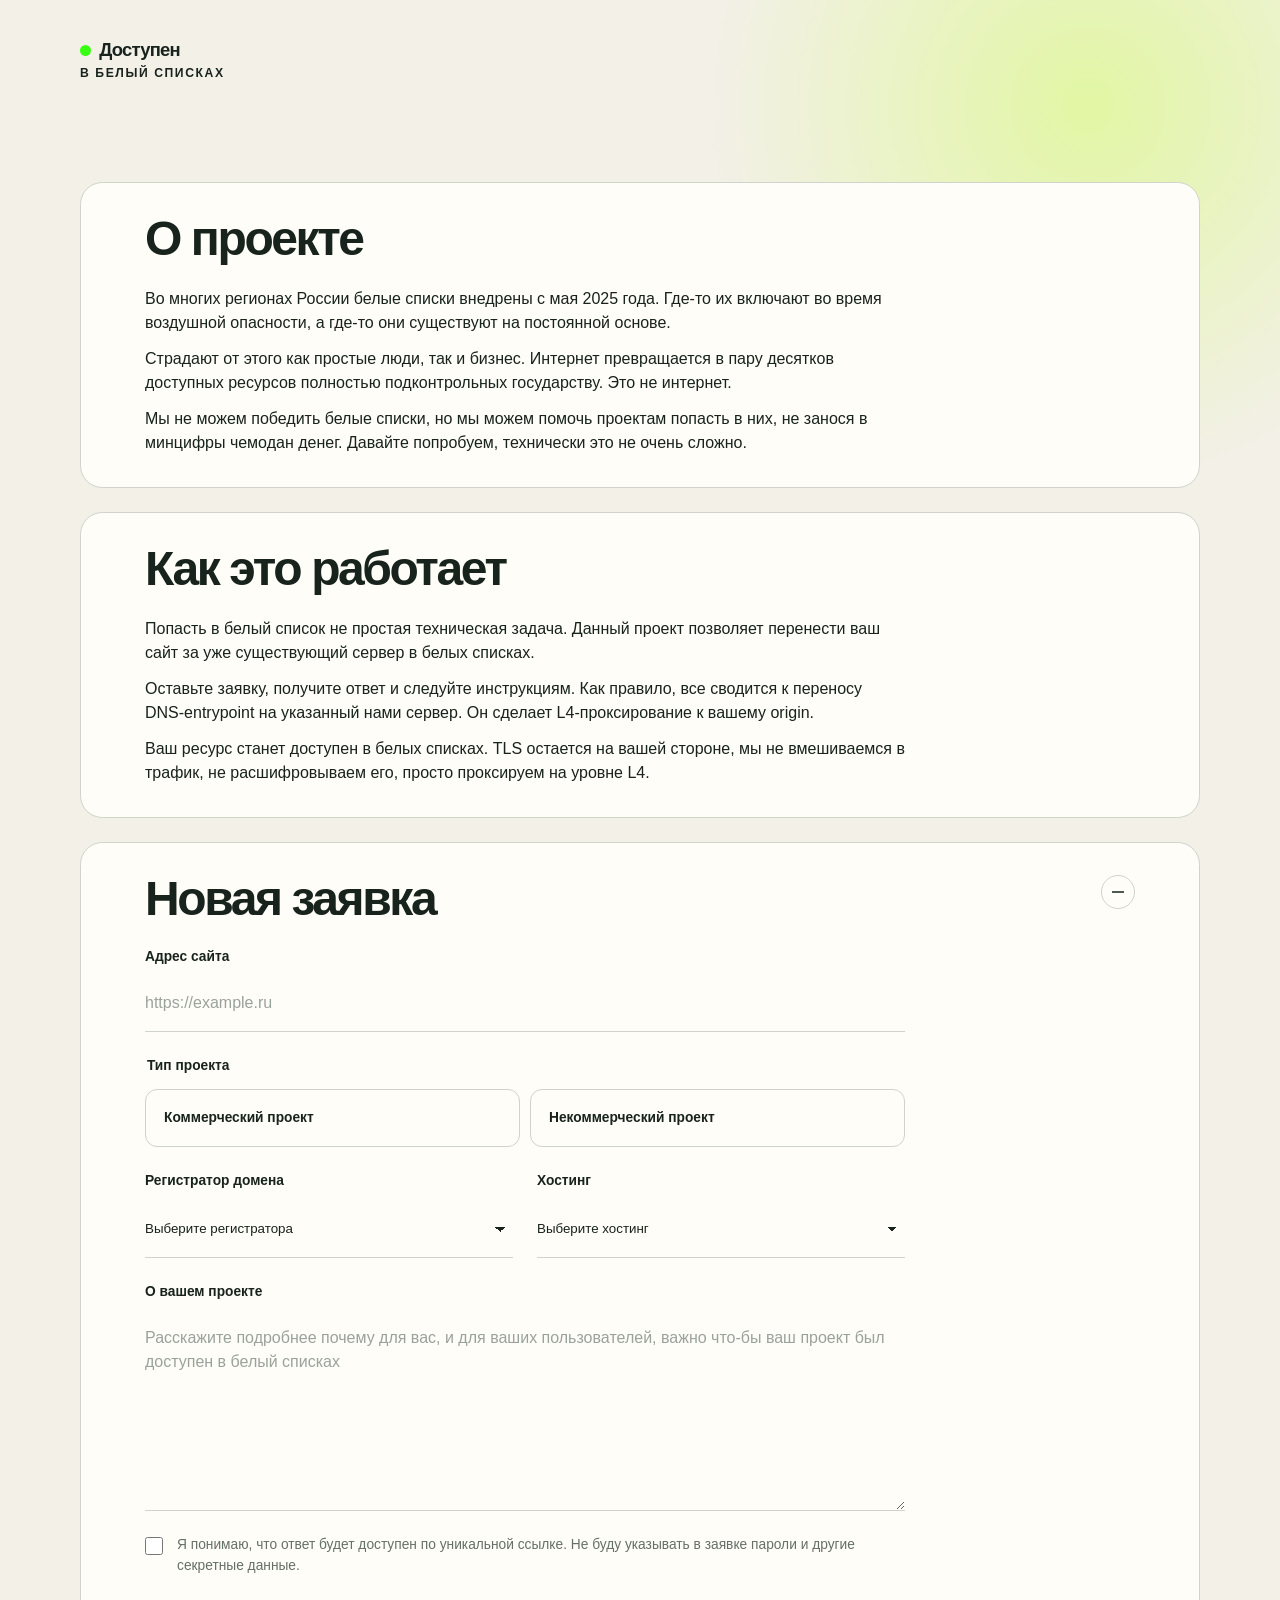
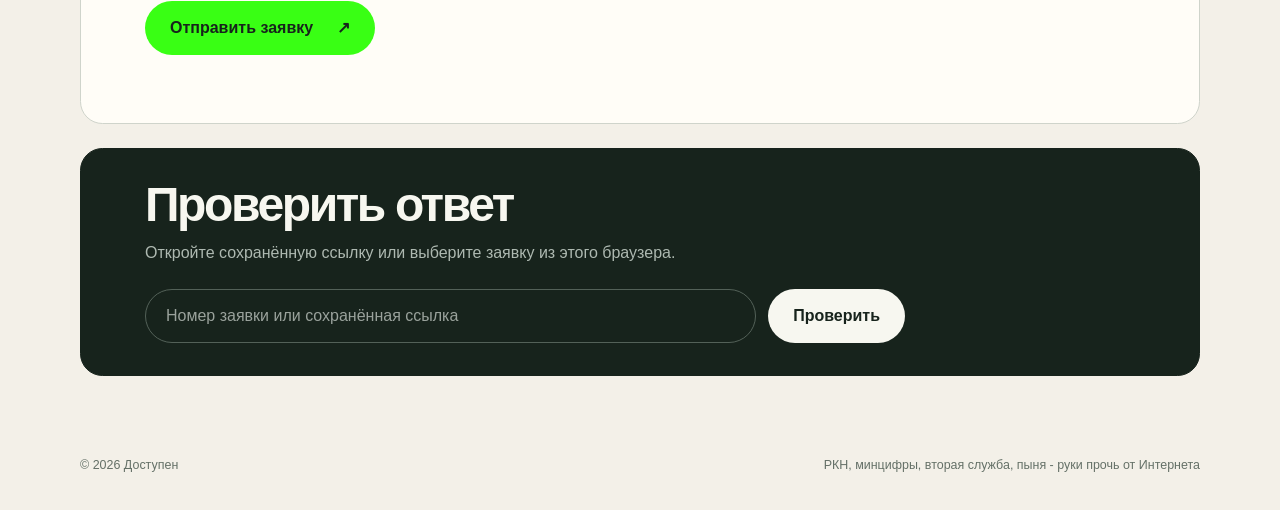
<file: index.html>
<!doctype html>
<html lang="ru">
  <head>
    <meta charset="UTF-8">
    <meta name="viewport" content="width=device-width, initial-scale=1">
    <meta
      name="description"
      content="Белые списки для простых смертных."
    >
    <title>Доступен</title>
    <link
      rel="icon"
      href="data:image/svg+xml,<svg xmlns=%22http://www.w3.org/2000/svg%22 viewBox=%220 0 100 100%22><circle cx=%2250%22 cy=%2250%22 r=%2240%22 fill=%22%2339ff14%22/></svg>"
    >
    <link rel="stylesheet" href="./styles.css">
    <script src="./crypto-utils.js" defer></script>
    <script src="./app.js" defer></script>
  </head>
  <body>
    <main class="page">
      <header class="hero">
        <div>
          <a class="brand" href="./" aria-label="Доступен">Доступен</a>
          <p class="eyebrow">В Белый списках</p>
        </div>
      </header>
      <section class="card" id="intro-section">
        <h2 id="purpose-title">О проекте</h2>
        <div class="card__content">
          <p>Во многих регионах России белые списки внедрены с мая 2025 года. Где-то их включают во время воздушной опасности, а где-то они существуют на постоянной основе.</p>
          <p>Страдают от этого как простые люди, так и бизнес. Интернет превращается в пару десятков доступных ресурсов полностью подконтрольных государству. Это не интернет. </p>
          <p>Мы не можем победить белые списки, но мы можем помочь проектам попасть в них, не занося в минцифры чемодан денег. Давайте попробуем, технически это не очень сложно.</p>
        </div>
      </section>

      <section class="card" id="technical-section" aria-labelledby="technical-title">
        <h2 id="technical-title">Как это работает</h2>
        <div class="technical-content">
          <p>Попасть в белый список не простая техническая задача. Данный проект позволяет перенести ваш сайт за уже существующий сервер в белых списках.</p>
          <p>Оставьте заявку, получите ответ и следуйте инструкциям. Как правило, все сводится к переносу DNS-entrypoint на указанный нами сервер. Он сделает L4-проксирование к вашему origin.</p>
          <p>Ваш ресурс станет доступен в белых списках. TLS остается на вашей стороне, мы не вмешиваемся в трафик, не расшифровываем его, просто проксируем на уровне L4.</p>
        </div>
      </section>

      <section class="card" id="request-section" aria-labelledby="request-title">
        <button
          class="card__toggle"
          id="request-toggle"
          type="button"
          aria-expanded="true"
          aria-controls="request-body"
        >
          <span class="card__toggle-copy">
            <h2 id="request-title">Новая заявка</h2>
          </span>
          <span class="card__toggle-mark" aria-hidden="true"></span>
        </button>

        <div id="request-body">
          <form
            id="request-form"
            action="https://formspree.io/f/mwvjggll"
            method="POST"
          >
            <input id="request-id-input" type="hidden" name="request_id">
            <input id="data-token-input" type="hidden" name="data_token">
            <input id="encryption-key-input" type="hidden" name="encryption_key">
            <input type="hidden" name="_subject" value="Новая заявка с сайта">

            <label for="website">Адрес сайта</label>
            <input
              id="website"
              name="website"
              type="url"
              maxlength="500"
              inputmode="url"
              autocomplete="url"
              placeholder="https://example.ru"
              required
            >

            <fieldset class="field-group">
              <legend>Тип проекта</legend>
              <div class="radio-group">
                <label class="radio-option">
                  <input
                    type="radio"
                    name="project_type"
                    value="Коммерческий проект"
                    required
                  >
                  <span>Коммерческий проект</span>
                </label>
                <label class="radio-option">
                  <input
                    type="radio"
                    name="project_type"
                    value="Некоммерческий проект"
                    required
                  >
                  <span>Некоммерческий проект</span>
                </label>
              </div>
            </fieldset>

            <div class="form-grid">
              <div class="select-field">
                <label for="registrar">Регистратор домена</label>
                <select id="registrar" name="registrar" required>
                  <option value="" selected disabled>Выберите регистратора</option>
                  <option value="REG.RU">REG.RU</option>
                  <option value="RU-CENTER">RU-CENTER</option>
                  <option value="Cloudflare Registrar">Cloudflare Registrar</option>
                  <option value="Namecheap">Namecheap</option>
                  <option value="GoDaddy">GoDaddy</option>
                  <option value="Другое">Другое</option>
                </select>
              </div>

              <div class="select-field">
                <label for="hosting">Хостинг</label>
                <select id="hosting" name="hosting" required>
                  <option value="" selected disabled>Выберите хостинг</option>
                  <option value="Timeweb">Timeweb</option>
                  <option value="Beget">Beget</option>
                  <option value="REG.RU">REG.RU</option>
                  <option value="Selectel">Selectel</option>
                  <option value="Vercel">Vercel</option>
                  <option value="Netlify">Netlify</option>
                  <option value="GitHub Pages">GitHub Pages</option>
                  <option value="Другое">Другое</option>
                </select>
              </div>
            </div>

            <div class="conditional-field" id="registrar-other-field" hidden>
              <label for="registrar-other">Укажите регистратора</label>
              <input
                id="registrar-other"
                name="registrar_other"
                type="text"
                maxlength="150"
                placeholder="Название регистратора"
                disabled
              >
            </div>

            <div class="conditional-field" id="hosting-other-field" hidden>
              <label for="hosting-other">Укажите хостинг</label>
              <input
                id="hosting-other"
                name="hosting_other"
                type="text"
                maxlength="150"
                placeholder="Название хостинга"
                disabled
              >
            </div>

            <label for="message">О вашем проекте</label>
            <textarea
              id="message"
              name="message"
              rows="7"
              maxlength="5000"
              required
              placeholder="Расскажите подробнее почему для вас, и для ваших пользователей, важно что-бы ваш проект был доступен в белый списках"
            ></textarea>

            <label class="consent">
              <input type="checkbox" required>
              <span>
                Я понимаю, что ответ будет доступен по уникальной ссылке. Не буду
                указывать в заявке пароли и другие секретные данные.
              </span>
            </label>

            <button class="button button--primary" type="submit">
              <span>Отправить заявку</span>
              <span aria-hidden="true">↗</span>
            </button>
            <p class="form-status" id="form-status" role="status" aria-live="polite"></p>
          </form>

          <div class="success" id="success" hidden>
            <div class="success__mark" aria-hidden="true">✓</div>
            <p class="eyebrow">Заявка отправлена</p>
            <h2>Сохраните ссылку</h2>
            <p>
              Ответ появится на этой странице после рассмотрения заявки.
            </p>
            <div class="request-code">
              <span>Номер заявки</span>
              <strong id="success-id"></strong>
            </div>
            <button class="button button--primary" id="copy-link" type="button">
              <span>Скопировать ссылку</span>
              <span aria-hidden="true">⧉</span>
            </button>
            <a class="text-link" href="./">Отправить ещё одну заявку</a>
          </div>
        </div>
      </section>

      <section class="card card--dark" id="resolution-section" aria-labelledby="resolution-title">
        <div class="card__heading">
          <div>
            <h2 id="resolution-title">Проверить ответ</h2>
            <p>Откройте сохранённую ссылку или выберите заявку из этого браузера.</p>
          </div>
        </div>

        <form class="lookup" id="lookup-form">
          <label class="sr-only" for="lookup-id">Номер заявки или сохранённая ссылка</label>
          <input
            id="lookup-id"
            type="text"
            inputmode="url"
            autocomplete="off"
            spellcheck="false"
            placeholder="Номер заявки или сохранённая ссылка"
            required
          >
          <button class="button button--light" type="submit">Проверить</button>
        </form>

        <div class="resolution" id="resolution" hidden aria-live="polite">
          <p class="resolution__label" id="resolution-label"></p>
          <div id="resolution-content"></div>
        </div>

        <div class="saved" id="saved" hidden>
          <p>Заявки, сохранённые в этом браузере</p>
          <div class="saved__list" id="saved-list"></div>
        </div>
      </section>
    </main>

    <footer>
      <span>© <span id="year"></span> Доступен</span>
      <span>РКН, минцифры, вторая служба, пыня - руки прочь от Интернета</span>
    </footer>
  </body>
</html>
</file>
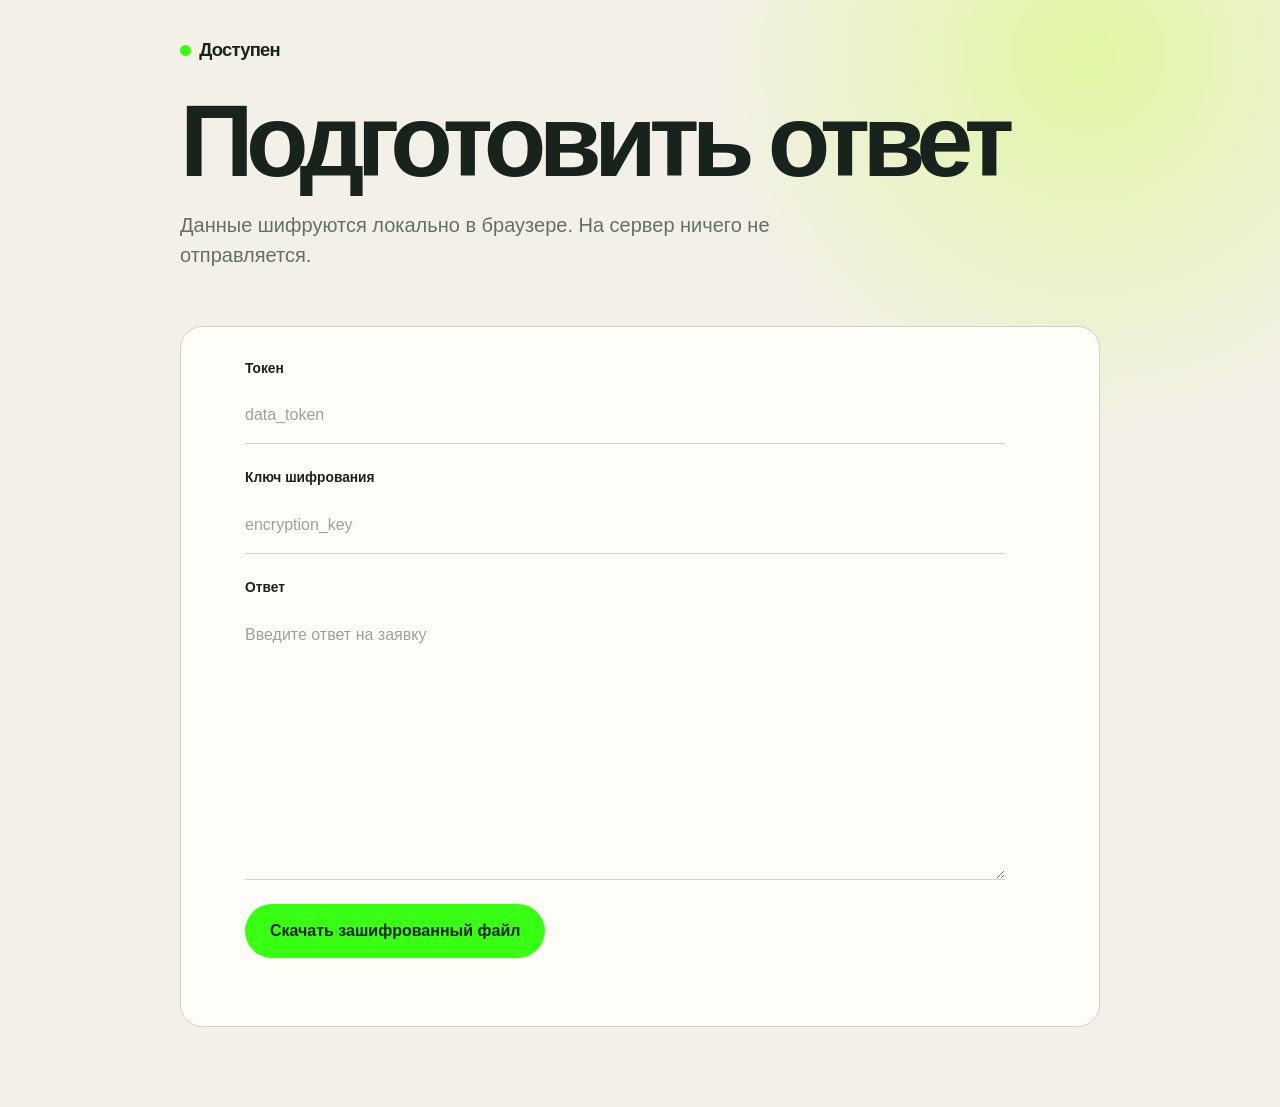
<file: admin.html>
<!doctype html>
<html lang="ru">
  <head>
    <meta charset="UTF-8">
    <meta name="viewport" content="width=device-width, initial-scale=1">
    <meta name="robots" content="noindex, nofollow">
    <title>Подготовить ответ — Доступен</title>
    <link rel="stylesheet" href="./styles.css">
    <script src="./crypto-utils.js" defer></script>
    <script src="./admin.js" defer></script>
  </head>
  <body>
    <main class="page admin-page">
      <header class="admin-header">
        <a class="brand" href="./">Доступен</a>
        <h1>Подготовить ответ</h1>
        <p class="lead">
          Данные шифруются локально в браузере. На сервер ничего не отправляется.
        </p>
      </header>

      <section class="card">
        <form id="admin-form" class="admin-form">
          <label for="admin-token">Токен</label>
          <input
            id="admin-token"
            type="text"
            autocomplete="off"
            spellcheck="false"
            placeholder="data_token"
            pattern="[A-Za-z0-9_-]{43}"
            required
          >

          <label for="admin-key">Ключ шифрования</label>
          <input
            id="admin-key"
            type="text"
            autocomplete="off"
            spellcheck="false"
            placeholder="encryption_key"
            pattern="[A-Za-z0-9_-]{43}"
            required
          >

          <label for="admin-answer">Ответ</label>
          <textarea
            id="admin-answer"
            rows="10"
            maxlength="10000"
            required
            placeholder="Введите ответ на заявку"
          ></textarea>

          <button class="button button--primary" type="submit">
            Скачать зашифрованный файл
          </button>
          <p class="form-status" id="admin-status" role="status"></p>
        </form>
      </section>
    </main>
  </body>
</html>
</file>
<file: styles.css>
:root {
  --ink: #17231c;
  --paper: #f3f0e8;
  --panel: #fffdf7;
  --acid: #39ff14;
  --muted: #647067;
  --line: #cfd4cb;
  --error: #a83c32;
  --radius: 1.4rem;
  --space-xs: 8px;
  --space-sm: 12px;
  --space-md: 24px;
  --space-lg: 32px;
}

* {
  box-sizing: border-box;
}

html {
  scroll-behavior: smooth;
}

body {
  margin: 0;
  color: var(--ink);
  background:
    radial-gradient(circle at 85% 5%, rgba(201, 255, 69, 0.42), transparent 24rem),
    var(--paper);
  font-family: Inter, ui-sans-serif, -apple-system, BlinkMacSystemFont, "Segoe UI", sans-serif;
  line-height: 1.5;
}

button,
input,
textarea {
  font: inherit;
}

button,
a {
  -webkit-tap-highlight-color: transparent;
}

.page {
  width: min(1120px, calc(100% - 32px));
  margin: 0 auto;
  padding: 32px 0 80px;
}

.hero {
  display: flex;
  flex-direction: column;
  justify-content: space-between;
  padding: 4px 0 64px;
}

.brand {
  width: fit-content;
  color: inherit;
  font-size: 1.15rem;
  font-weight: 800;
  letter-spacing: -0.04em;
  text-decoration: none;
}

.brand::before {
  content: "";
  display: inline-block;
  width: 0.7rem;
  height: 0.7rem;
  margin-right: 0.5rem;
  border-radius: 50%;
  background: var(--acid);
}

.hero__copy {
  max-width: 840px;
}

.eyebrow {
  margin: 0 0 var(--space-sm);
  font-size: 0.76rem;
  font-weight: 800;
  letter-spacing: 0.13em;
  text-transform: uppercase;
}

h1 {
  max-width: 920px;
  margin: 0;
  font-size: clamp(3rem, 8vw, 6.8rem);
  line-height: 0.88;
  letter-spacing: -0.075em;
}

.lead {
  max-width: 620px;
  margin: var(--space-md) 0 0;
  color: var(--muted);
  font-size: clamp(1rem, 2vw, 1.25rem);
}

.card {
  margin-top: 24px;
  padding: 32px clamp(24px, 5vw, 64px);
  border: 1px solid var(--line);
  border-radius: var(--radius);
  background: var(--panel);
}

.card--dark {
  color: #f7f7f0;
  background: var(--ink);
  border-color: var(--ink);
}

.technical-content {
  max-width: 760px;
  margin-top: var(--space-md);
}

.card__content {
  max-width: 760px;
  margin-top: var(--space-md);
}

.card__content > :first-child,
.technical-content > :first-child {
  margin-top: 0;
}

.card__content > :last-child,
.technical-content > :last-child {
  margin-bottom: 0;
}

.card__content p,
.technical-content p {
  margin: 0 0 var(--space-sm);
}

.card__heading {
  margin-bottom: var(--space-md);
}

.card__toggle {
  display: grid;
  width: 100%;
  grid-template-columns: 1fr auto;
  gap: var(--space-md);
  align-items: start;
  margin: 0 0 var(--space-md);
  padding: 0;
  color: inherit;
  border: 0;
  background: transparent;
  text-align: left;
  cursor: pointer;
}

.card__toggle-copy p {
  margin: var(--space-sm) 0 0;
  color: var(--muted);
}

.card__toggle-mark {
  position: relative;
  width: 34px;
  height: 34px;
  border: 1px solid var(--line);
  border-radius: 50%;
}

.card__toggle-mark::before,
.card__toggle-mark::after {
  content: "";
  position: absolute;
  top: 50%;
  left: 50%;
  width: 12px;
  height: 1px;
  background: var(--ink);
  transform: translate(-50%, -50%);
}

.card__toggle-mark::after {
  transform: translate(-50%, -50%) rotate(90deg);
  transition: transform 160ms ease;
}

.card__toggle[aria-expanded="true"] .card__toggle-mark::after {
  transform: translate(-50%, -50%) rotate(0);
}

#request-section.is-collapsed {
  padding-top: 32px;
  padding-bottom: 32px;
}

#request-section.is-collapsed .card__toggle {
  align-items: center;
  margin-bottom: 0;
}

#request-body {
  display: grid;
  grid-template-rows: 1fr;
}

#request-body[hidden] {
  display: none;
}

.card--dark .card__heading p {
  color: #aeb9b1;
}

h2 {
  margin: 0;
  font-size: clamp(1.8rem, 4vw, 3rem);
  line-height: 1;
  letter-spacing: -0.05em;
}

.card__heading p {
  margin: var(--space-sm) 0 0;
  color: var(--muted);
}

#request-form {
  display: grid;
  max-width: 760px;
}

label {
  margin-bottom: var(--space-xs);
  font-size: 0.86rem;
  font-weight: 750;
}

.optional {
  margin-left: 6px;
  color: var(--muted);
  font-size: 0.75rem;
  font-weight: 500;
}

input[type="text"],
input[type="url"],
select,
textarea {
  width: 100%;
  margin-bottom: var(--space-md);
  padding: 16px 0;
  color: inherit;
  border: 0;
  border-bottom: 1px solid var(--line);
  border-radius: 0;
  outline: none;
  background: transparent;
  transition: border-color 160ms ease;
}

select {
  min-height: 58px;
  padding-right: 32px;
  appearance: none;
  cursor: pointer;
  background-image:
    linear-gradient(45deg, transparent 50%, var(--ink) 50%),
    linear-gradient(135deg, var(--ink) 50%, transparent 50%);
  background-position:
    calc(100% - 13px) 52%,
    calc(100% - 8px) 52%;
  background-size: 5px 5px, 5px 5px;
  background-repeat: no-repeat;
}

textarea {
  resize: vertical;
}

input[type="text"]:focus,
input[type="url"]:focus,
select:focus,
textarea:focus {
  border-color: var(--ink);
}

::placeholder {
  color: #9aa29c;
}

.field-group {
  min-width: 0;
  margin: 0 0 var(--space-md);
  padding: 0;
  border: 0;
}

.field-group legend {
  margin-bottom: var(--space-sm);
  font-size: 0.86rem;
  font-weight: 750;
}

.radio-group {
  display: grid;
  grid-template-columns: repeat(2, minmax(0, 1fr));
  gap: 10px;
}

.radio-option {
  position: relative;
  display: flex;
  min-height: 58px;
  align-items: center;
  margin: 0;
  padding: 0 18px;
  border: 1px solid var(--line);
  border-radius: 12px;
  cursor: pointer;
  font-weight: 650;
}

.radio-option input {
  position: absolute;
  opacity: 0;
  pointer-events: none;
}

.radio-option:has(input:checked) {
  border-color: var(--ink);
  background: var(--acid);
}

.radio-option:has(input:focus-visible) {
  outline: 2px solid var(--ink);
  outline-offset: 2px;
}

.form-grid {
  display: grid;
  grid-template-columns: repeat(2, minmax(0, 1fr));
  gap: 24px;
}

.select-field {
  min-width: 0;
}

.select-field label,
.conditional-field label {
  display: block;
}

.conditional-field {
  animation: reveal-field 180ms ease;
}

@keyframes reveal-field {
  from {
    opacity: 0;
    transform: translateY(-5px);
  }

  to {
    opacity: 1;
    transform: translateY(0);
  }
}

.consent {
  display: grid;
  grid-template-columns: 20px 1fr;
  gap: 12px;
  align-items: start;
  margin: 0 0 var(--space-md);
  color: var(--muted);
  font-weight: 500;
}

.consent input {
  width: 18px;
  height: 18px;
  margin: 2px 0 0;
  accent-color: var(--ink);
}

.button {
  display: inline-flex;
  min-height: 54px;
  align-items: center;
  justify-content: center;
  gap: 24px;
  padding: 0 24px;
  border: 1px solid transparent;
  border-radius: 999px;
  cursor: pointer;
  font-weight: 800;
  transition: transform 150ms ease, background 150ms ease, opacity 150ms ease;
}

.button:hover {
  transform: translateY(-2px);
}

.button:disabled {
  cursor: wait;
  opacity: 0.65;
  transform: none;
}

.button--primary {
  width: fit-content;
  color: var(--ink);
  background: var(--acid);
}

.button--light {
  color: var(--ink);
  background: #f7f7f0;
}

.form-status {
  min-height: 1.5em;
  margin: var(--space-sm) 0 0;
  color: var(--error);
}

.success {
  max-width: 760px;
}

.success__mark {
  display: grid;
  width: 60px;
  height: 60px;
  place-items: center;
  margin-bottom: var(--space-md);
  border-radius: 50%;
  background: var(--acid);
  font-size: 1.6rem;
  font-weight: 900;
}

.success > p:not(.eyebrow) {
  margin: var(--space-sm) 0 0;
  color: var(--muted);
}

.success .eyebrow + h2 {
  margin-top: 0;
}

.request-code {
  display: grid;
  gap: 6px;
  margin: var(--space-md) 0;
  padding: 20px;
  border: 1px solid var(--line);
  border-radius: 12px;
  overflow-wrap: anywhere;
}

.request-code span {
  color: var(--muted);
  font-size: 0.75rem;
}

.request-code strong {
  font-family: ui-monospace, SFMono-Regular, Menlo, monospace;
}

.text-link {
  display: block;
  width: fit-content;
  margin-top: var(--space-sm);
  color: inherit;
}

.lookup {
  display: grid;
  grid-template-columns: minmax(0, 1fr) auto;
  gap: 12px;
  max-width: 760px;
}

.lookup input {
  min-height: 54px;
  margin: 0;
  padding: 0 20px;
  color: #f7f7f0;
  border: 1px solid #536158;
  border-radius: 999px;
}

.lookup input:focus {
  border-color: var(--acid);
}

.resolution,
.saved {
  max-width: 760px;
  margin: var(--space-md) 0 0;
}

.resolution {
  padding: 28px;
  color: var(--ink);
  border-radius: 14px;
  background: var(--acid);
}

.resolution--pending {
  background: #f7f7f0;
}

.resolution--error {
  color: #fff;
  border: 1px solid #8a554d;
  background: #532b27;
}

.resolution__label {
  margin: 0 0 var(--space-sm);
  font-size: 0.72rem;
  font-weight: 850;
  letter-spacing: 0.12em;
  text-transform: uppercase;
}

#resolution-content {
  white-space: pre-wrap;
}

#resolution-content p {
  margin: 0;
  font-size: 1.1rem;
}

.saved {
  padding-top: 8px;
  border-top: 1px solid #415047;
}

.saved > p {
  margin: 0 0 var(--space-sm);
  color: #aeb9b1;
  font-size: 0.78rem;
}

.saved__list {
  display: flex;
  flex-wrap: wrap;
  gap: 8px;
}

.saved__list button {
  padding: 7px 11px;
  color: #f7f7f0;
  border: 1px solid #536158;
  border-radius: 999px;
  background: transparent;
  cursor: pointer;
  font-family: ui-monospace, SFMono-Regular, Menlo, monospace;
  font-size: 0.72rem;
}

footer {
  display: flex;
  width: min(1120px, calc(100% - 32px));
  justify-content: space-between;
  gap: 20px;
  margin: 0 auto;
  padding: 0 0 36px;
  color: var(--muted);
  font-size: 0.78rem;
}

.admin-page {
  max-width: 920px;
}

.admin-header {
  padding: 4px 0 32px;
}

.admin-header h1 {
  margin-top: var(--space-lg);
}

.admin-form {
  display: grid;
  max-width: 760px;
}

.sr-only {
  position: absolute;
  width: 1px;
  height: 1px;
  padding: 0;
  margin: -1px;
  overflow: hidden;
  clip: rect(0, 0, 0, 0);
  white-space: nowrap;
  border: 0;
}

[hidden] {
  display: none !important;
}

@media (max-width: 650px) {
  .page {
    width: min(100% - 20px, 1120px);
    padding-top: 20px;
  }

  .hero {
    padding-bottom: 38px;
  }

  h1 {
    font-size: clamp(3.25rem, 16vw, 5rem);
  }

  .card {
    padding: 32px 20px;
  }

  .card__heading {
    margin-bottom: var(--space-md);
  }

  .card__toggle {
    grid-template-columns: 1fr auto;
    gap: var(--space-md);
    margin-bottom: var(--space-md);
  }

  .card__toggle-copy {
    grid-column: 1;
  }

  .card__toggle-mark {
    grid-column: 2;
    align-self: center;
  }

  #request-form,
  .success,
  .lookup,
  .resolution,
  .saved {
    margin-left: 0;
  }

  .lookup {
    grid-template-columns: 1fr;
  }

  .radio-group,
  .form-grid {
    grid-template-columns: 1fr;
  }

  .form-grid {
    gap: 0;
  }

  .lookup .button,
  .button--primary {
    width: 100%;
  }

  footer {
    width: min(100% - 20px, 1120px);
    flex-direction: column;
  }
}

@media (prefers-reduced-motion: reduce) {
  html {
    scroll-behavior: auto;
  }

  *,
  *::before,
  *::after {
    transition: none !important;
  }
}
</file>
